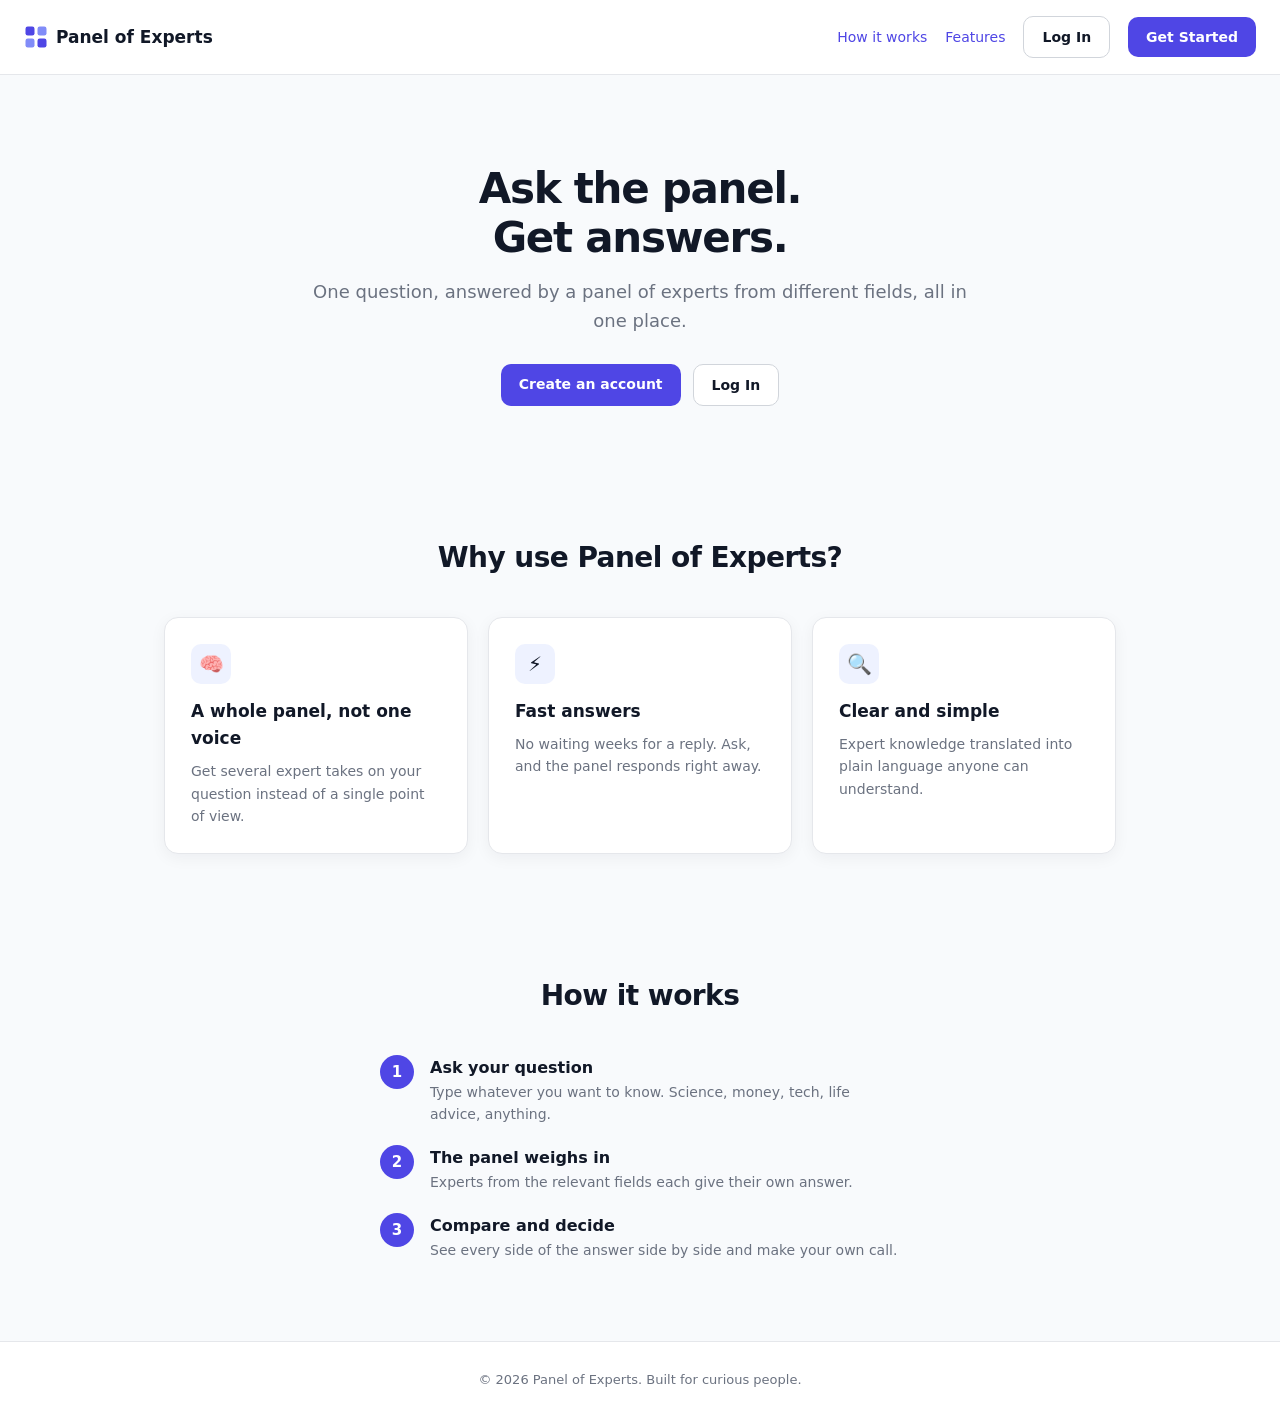
<file: index.html>
<!doctype html>
<html lang="en">
  <head>
    <meta charset="UTF-8" />
    <meta name="viewport" content="width=device-width, initial-scale=1.0" />
    <title>Panel of Experts — Ask the panel. Get answers.</title>
    <link rel="stylesheet" href="styles.css" />
  </head>
  <body>
    <nav class="nav">
      <a class="logo" href="index.html">
        <svg viewBox="0 0 32 32" fill="none">
          <rect x="2" y="2" width="12" height="12" rx="3" fill="#4f46e5"/>
          <rect x="18" y="2" width="12" height="12" rx="3" fill="#818cf8"/>
          <rect x="2" y="18" width="12" height="12" rx="3" fill="#818cf8"/>
          <rect x="18" y="18" width="12" height="12" rx="3" fill="#4f46e5"/>
        </svg>
        <span>Panel of Experts</span>
      </a>
      <div class="links">
        <a href="#how">How it works</a>
        <a href="#features">Features</a>
        <a class="btn btn-ghost" href="login.html">Log In</a>
        <a class="btn btn-primary" href="signup.html">Get Started</a>
      </div>
    </nav>

    <header class="hero">
      <h1>Ask the panel.<br />Get answers.</h1>
      <p>One question, answered by a panel of experts from different fields, all in one place.</p>
      <div class="cta">
        <a class="btn btn-primary" href="signup.html">Create an account</a>
        <a class="btn btn-ghost" href="login.html">Log In</a>
      </div>
    </header>

    <section class="section" id="features">
      <h2>Why use Panel of Experts?</h2>
      <div class="grid">
        <div class="card">
          <div class="icon">🧠</div>
          <h3>A whole panel, not one voice</h3>
          <p>Get several expert takes on your question instead of a single point of view.</p>
        </div>
        <div class="card">
          <div class="icon">⚡</div>
          <h3>Fast answers</h3>
          <p>No waiting weeks for a reply. Ask, and the panel responds right away.</p>
        </div>
        <div class="card">
          <div class="icon">🔍</div>
          <h3>Clear and simple</h3>
          <p>Expert knowledge translated into plain language anyone can understand.</p>
        </div>
      </div>
    </section>

    <section class="section" id="how">
      <h2>How it works</h2>
      <div style="max-width: 520px; margin: 0 auto;">
        <div class="step">
          <div class="num">1</div>
          <div>
            <h3>Ask your question</h3>
            <p>Type whatever you want to know. Science, money, tech, life advice, anything.</p>
          </div>
        </div>
        <div class="step">
          <div class="num">2</div>
          <div>
            <h3>The panel weighs in</h3>
            <p>Experts from the relevant fields each give their own answer.</p>
          </div>
        </div>
        <div class="step">
          <div class="num">3</div>
          <div>
            <h3>Compare and decide</h3>
            <p>See every side of the answer side by side and make your own call.</p>
          </div>
        </div>
      </div>
    </section>

    <footer>
      © 2026 Panel of Experts. Built for curious people.
    </footer>
  </body>
</html>
</file>
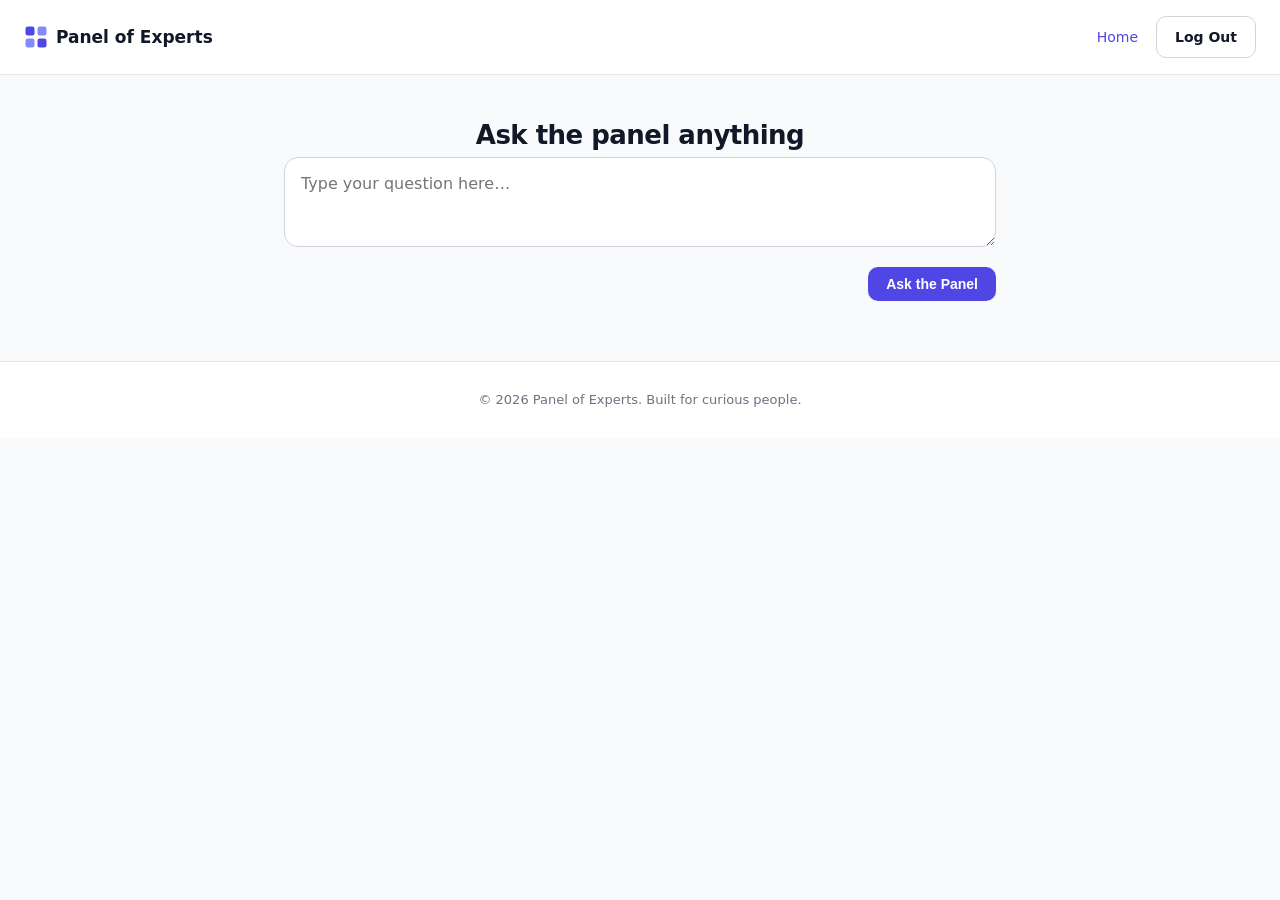
<file: dashboard.html>
<!doctype html>
<html lang="en">
  <head>
    <meta charset="UTF-8" />
    <meta name="viewport" content="width=device-width, initial-scale=1.0" />
    <title>Panel of Experts — Your Panel</title>
    <link rel="stylesheet" href="styles.css" />
  </head>
  <body>
    <nav class="nav">
      <a class="logo" href="index.html">
        <svg viewBox="0 0 32 32" fill="none">
          <rect x="2" y="2" width="12" height="12" rx="3" fill="#4f46e5"/>
          <rect x="18" y="2" width="12" height="12" rx="3" fill="#818cf8"/>
          <rect x="2" y="18" width="12" height="12" rx="3" fill="#818cf8"/>
          <rect x="18" y="18" width="12" height="12" rx="3" fill="#4f46e5"/>
        </svg>
        <span>Panel of Experts</span>
      </a>
      <div class="links">
        <a href="index.html">Home</a>
        <a class="btn btn-ghost" href="login.html">Log Out</a>
      </div>
    </nav>

    <div class="ask-box">
      <h1 style="text-align:center; font-size:26px; letter-spacing:-0.02em;">Ask the panel anything</h1>
      <textarea id="question" placeholder="Type your question here…"></textarea>
      <div class="ask-actions">
        <button class="btn btn-primary" id="askBtn">Ask the Panel</button>
      </div>
    </div>

    <div class="answers" id="answers"></div>

    <footer>© 2026 Panel of Experts. Built for curious people.</footer>

    <script>
      // Mock panel: placeholder answers until a real backend exists.
      const PANEL = [
        { emoji: "🧪", name: "Dr. Nova", role: "Scientist",
          line: q => "From a science angle: " + q + " comes down to evidence. Start with what has been tested, and stay skeptical of claims without data." },
        { emoji: "📊", name: "Marcus", role: "Data Analyst",
          line: q => "Looking at the numbers behind " + q + ": the honest answer is 'it depends' — the outcome usually shifts based on your specific situation." },
        { emoji: "💼", name: "Priya", role: "Practical Advisor",
          line: q => "Practically speaking, don't overthink " + q + ". Break it into one small step you can take today, and adjust as you learn." },
        { emoji: "⚖️", name: "Sam", role: "Ethicist",
          line: q => "It's worth asking who is affected by " + q + ". The best answer is usually the one that treats everyone involved fairly." }
      ];

      const question = document.getElementById("question");
      const askBtn = document.getElementById("askBtn");
      const answers = document.getElementById("answers");

      function answerCard(p, q) {
        return '<div class="answer">' +
          '<div class="who"><div class="avatar">' + p.emoji + '</div>' +
          '<div><div class="name">' + p.name + '</div><div class="role">' + p.role + '</div></div></div>' +
          '<p>' + p.line(q) + '</p></div>';
      }

      askBtn.addEventListener("click", function () {
        const q = question.value.trim();
        if (q.length < 3) {
          answers.innerHTML = '<div class="message error" style="display:block;">Please type a question first.</div>';
          return;
        }
        askBtn.disabled = true;
        askBtn.textContent = "The panel is thinking…";
        answers.innerHTML = "";

        setTimeout(function () {
          PANEL.forEach(function (p, i) {
            setTimeout(function () {
              answers.insertAdjacentHTML("beforeend", answerCard(p, q));
            }, i * 250);
          });
          askBtn.disabled = false;
          askBtn.textContent = "Ask the Panel";
        }, 700);
      });
    </script>
  </body>
</html>
</file>
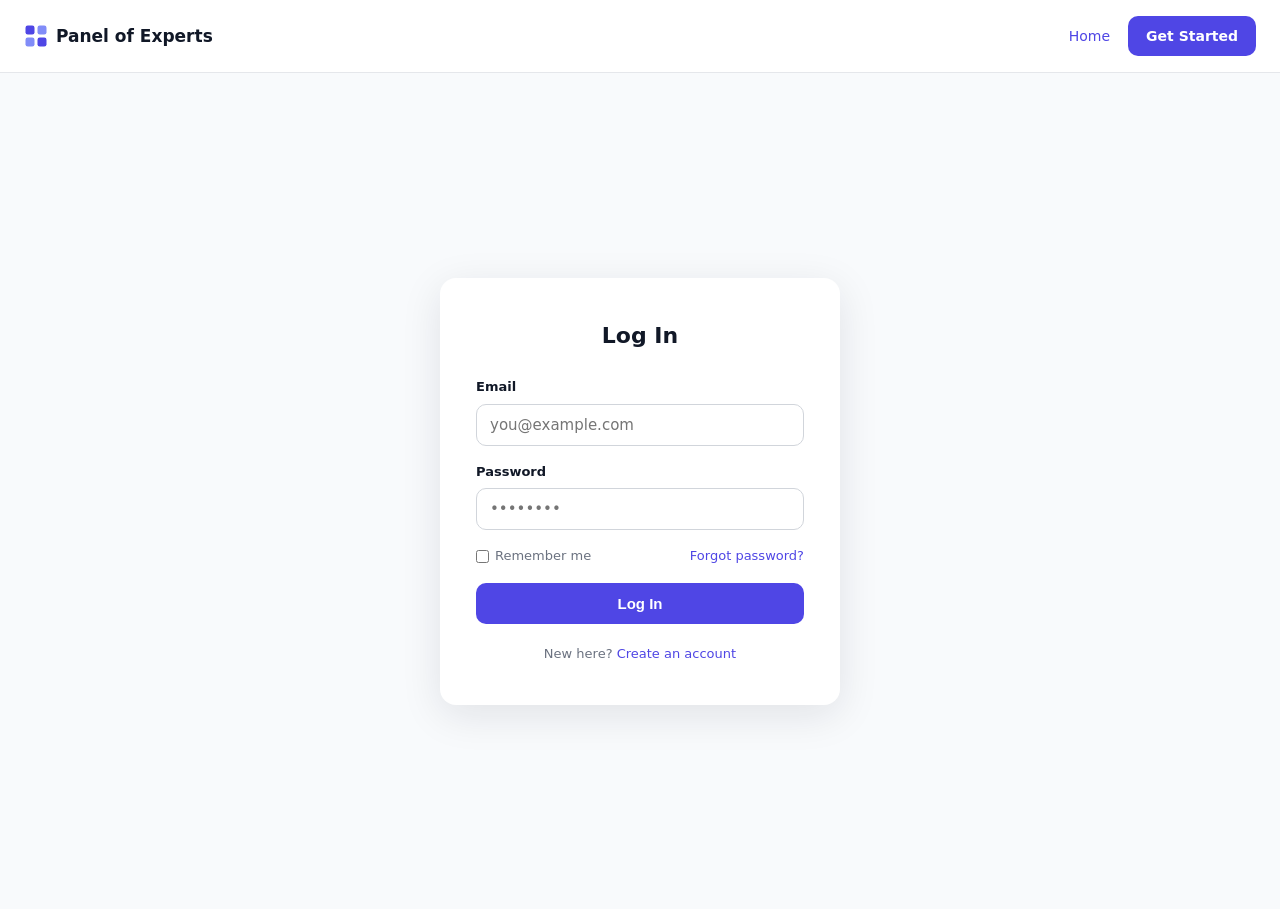
<file: login.html>
<!doctype html>
<html lang="en">
  <head>
    <meta charset="UTF-8" />
    <meta name="viewport" content="width=device-width, initial-scale=1.0" />
    <title>Panel of Experts — Log In</title>
    <link rel="stylesheet" href="styles.css" />
  </head>
  <body>
    <nav class="nav">
      <a class="logo" href="index.html">
        <svg viewBox="0 0 32 32" fill="none">
          <rect x="2" y="2" width="12" height="12" rx="3" fill="#4f46e5"/>
          <rect x="18" y="2" width="12" height="12" rx="3" fill="#818cf8"/>
          <rect x="2" y="18" width="12" height="12" rx="3" fill="#818cf8"/>
          <rect x="18" y="18" width="12" height="12" rx="3" fill="#4f46e5"/>
        </svg>
        <span>Panel of Experts</span>
      </a>
      <div class="links">
        <a href="index.html">Home</a>
        <a class="btn btn-primary" href="signup.html">Get Started</a>
      </div>
    </nav>

    <main class="auth-wrap">
      <div class="auth-card">
        <h1>Log In</h1>
        <form id="loginForm" novalidate>
          <div class="field">
            <label for="email">Email</label>
            <input id="email" name="email" type="email" placeholder="you@example.com" autocomplete="email" required />
          </div>
          <div class="field">
            <label for="password">Password</label>
            <input id="password" name="password" type="password" placeholder="••••••••" autocomplete="current-password" minlength="8" required />
          </div>
          <div class="field" style="display:flex; justify-content:space-between; align-items:center; font-size:13px;">
            <label style="margin:0; display:flex; align-items:center; gap:6px; font-weight:400; color:var(--muted); cursor:pointer;">
              <input type="checkbox" id="remember" style="width:auto;" /> Remember me
            </label>
            <a href="#" id="forgotLink">Forgot password?</a>
          </div>
          <button type="submit" class="full-btn" id="submitBtn">Log In</button>
          <div class="message" id="message" role="alert"></div>
        </form>
        <p class="under-form">New here? <a href="signup.html">Create an account</a></p>
      </div>
    </main>

    <script>
      const form = document.getElementById("loginForm");
      const email = document.getElementById("email");
      const password = document.getElementById("password");
      const message = document.getElementById("message");
      const submitBtn = document.getElementById("submitBtn");

      function showMessage(text, kind) {
        message.textContent = text;
        message.className = "message " + kind;
      }

      form.addEventListener("submit", function (e) {
        e.preventDefault();

        const emailOk = /^[^\s@]+@[^\s@]+\.[^\s@]+$/.test(email.value.trim());
        const passOk = password.value.length >= 8;

        if (!emailOk) { showMessage("Please enter a valid email address.", "error"); email.focus(); return; }
        if (!passOk) { showMessage("Password must be at least 8 characters.", "error"); password.focus(); return; }

        submitBtn.disabled = true;
        submitBtn.textContent = "Logging in…";
        showMessage("", "");

        // Placeholder for real authentication. Replace with a fetch() call
        // to your backend / auth provider when it exists.
        setTimeout(function () {
          window.location.href = "dashboard.html";
        }, 700);
      });

      document.getElementById("forgotLink").addEventListener("click", function (e) {
        e.preventDefault();
        showMessage("Password reset page hasn't been built yet.", "error");
      });
    </script>
  </body>
</html>
</file>
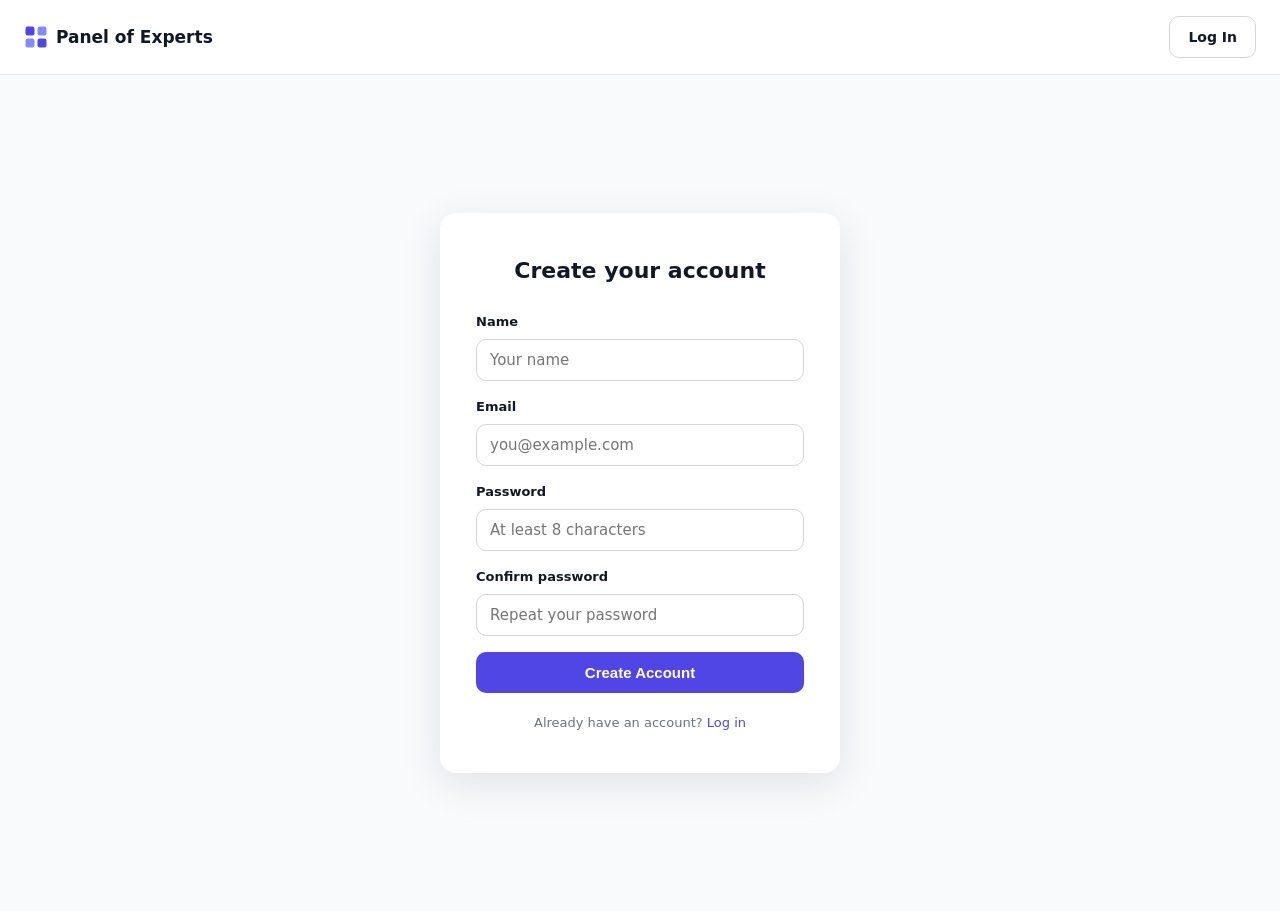
<file: signup.html>
<!doctype html>
<html lang="en">
  <head>
    <meta charset="UTF-8" />
    <meta name="viewport" content="width=device-width, initial-scale=1.0" />
    <title>Panel of Experts — Create Account</title>
    <link rel="stylesheet" href="styles.css" />
  </head>
  <body>
    <nav class="nav">
      <a class="logo" href="index.html">
        <svg viewBox="0 0 32 32" fill="none">
          <rect x="2" y="2" width="12" height="12" rx="3" fill="#4f46e5"/>
          <rect x="18" y="2" width="12" height="12" rx="3" fill="#818cf8"/>
          <rect x="2" y="18" width="12" height="12" rx="3" fill="#818cf8"/>
          <rect x="18" y="18" width="12" height="12" rx="3" fill="#4f46e5"/>
        </svg>
        <span>Panel of Experts</span>
      </a>
      <div class="links">
        <a class="btn btn-ghost" href="login.html">Log In</a>
      </div>
    </nav>

    <main class="auth-wrap">
      <div class="auth-card">
        <h1>Create your account</h1>
        <form id="signupForm" novalidate>
          <div class="field">
            <label for="name">Name</label>
            <input id="name" name="name" type="text" placeholder="Your name" autocomplete="name" required />
          </div>
          <div class="field">
            <label for="email">Email</label>
            <input id="email" name="email" type="email" placeholder="you@example.com" autocomplete="email" required />
          </div>
          <div class="field">
            <label for="password">Password</label>
            <input id="password" name="password" type="password" placeholder="At least 8 characters" autocomplete="new-password" minlength="8" required />
          </div>
          <div class="field">
            <label for="confirm">Confirm password</label>
            <input id="confirm" name="confirm" type="password" placeholder="Repeat your password" autocomplete="new-password" required />
          </div>
          <button type="submit" class="full-btn" id="submitBtn">Create Account</button>
          <div class="message" id="message" role="alert"></div>
        </form>
        <p class="under-form">Already have an account? <a href="login.html">Log in</a></p>
      </div>
    </main>

    <script>
      const form = document.getElementById("signupForm");
      const message = document.getElementById("message");
      const submitBtn = document.getElementById("submitBtn");

      function showMessage(text, kind) {
        message.textContent = text;
        message.className = "message " + kind;
      }

      form.addEventListener("submit", function (e) {
        e.preventDefault();

        const name = document.getElementById("name").value.trim();
        const email = document.getElementById("email").value.trim();
        const password = document.getElementById("password").value;
        const confirm = document.getElementById("confirm").value;

        if (name.length < 2) { showMessage("Please enter your name.", "error"); return; }
        if (!/^[^\s@]+@[^\s@]+\.[^\s@]+$/.test(email)) { showMessage("Please enter a valid email address.", "error"); return; }
        if (password.length < 8) { showMessage("Password must be at least 8 characters.", "error"); return; }
        if (password !== confirm) { showMessage("Passwords do not match.", "error"); return; }

        submitBtn.disabled = true;
        submitBtn.textContent = "Creating account…";

        // Placeholder for a real backend. Replace with a fetch() call later.
        setTimeout(function () {
          showMessage("Account created! (No backend yet — heading to the panel anyway.)", "ok");
          setTimeout(function () { window.location.href = "dashboard.html"; }, 900);
        }, 700);
      });
    </script>
  </body>
</html>
</file>
<file: styles.css>
/* Panel of Experts — shared styles */
* { margin: 0; padding: 0; box-sizing: border-box; }

:root {
  font-family: Inter, system-ui, -apple-system, sans-serif;
  --ink: #111827;
  --muted: #6b7280;
  --brand: #4f46e5;
  --brand-dark: #4338ca;
  --brand-light: #eef2ff;
  --bg: #f8fafc;
  --card: #ffffff;
  --line: #e5e7eb;
  --error: #dc2626;
  --ok: #16a34a;
}

body { color: var(--ink); background: var(--bg); line-height: 1.6; }

a { color: var(--brand); text-decoration: none; }
a:hover { text-decoration: underline; }

/* Nav */
.nav {
  display: flex; align-items: center; justify-content: space-between;
  padding: 16px 24px; background: #fff; border-bottom: 1px solid var(--line);
  position: sticky; top: 0; z-index: 10;
}
.nav .logo { display: flex; align-items: center; gap: 8px; font-weight: 700; font-size: 17px; color: var(--ink); }
.nav .logo:hover { text-decoration: none; }
.nav .logo svg { width: 24px; height: 24px; }
.nav .links { display: flex; gap: 18px; align-items: center; font-size: 14px; font-weight: 500; }
.btn {
  display: inline-block; padding: 9px 18px; border-radius: 10px;
  font-weight: 600; font-size: 14px; border: none; cursor: pointer;
  transition: background 0.15s, transform 0.05s;
}
.btn:hover { text-decoration: none; }
.btn:active { transform: scale(0.98); }
.btn-primary { background: var(--brand); color: #fff; }
.btn-primary:hover { background: var(--brand-dark); }
.btn-ghost { background: #fff; color: var(--ink); border: 1.5px solid #d1d5db; }

/* Hero */
.hero { text-align: center; padding: 90px 24px 70px; max-width: 720px; margin: 0 auto; }
.hero h1 { font-size: 42px; letter-spacing: -0.03em; line-height: 1.15; margin-bottom: 16px; }
.hero p { color: var(--muted); font-size: 18px; margin-bottom: 28px; }
.hero .cta { display: flex; gap: 12px; justify-content: center; }

/* Sections */
.section { max-width: 1000px; margin: 0 auto; padding: 60px 24px; }
.section h2 { font-size: 28px; text-align: center; letter-spacing: -0.02em; margin-bottom: 36px; }

.grid { display: grid; grid-template-columns: repeat(auto-fit, minmax(240px, 1fr)); gap: 20px; }
.card {
  background: var(--card); border: 1px solid var(--line); border-radius: 14px;
  padding: 26px; box-shadow: 0 4px 16px rgba(17, 24, 39, 0.05);
}
.card h3 { font-size: 17px; margin-bottom: 8px; }
.card p { color: var(--muted); font-size: 14px; }
.card .icon {
  width: 40px; height: 40px; border-radius: 10px; background: var(--brand-light);
  display: flex; align-items: center; justify-content: center; margin-bottom: 14px;
  font-size: 20px;
}

.steps { counter-reset: step; }
.step { display: flex; gap: 16px; align-items: flex-start; margin-bottom: 20px; }
.step .num {
  flex: 0 0 34px; height: 34px; border-radius: 50%; background: var(--brand);
  color: #fff; font-weight: 700; font-size: 15px;
  display: flex; align-items: center; justify-content: center;
}
.step h3 { font-size: 16px; }
.step p { color: var(--muted); font-size: 14px; }

/* Forms */
.auth-wrap { min-height: calc(100vh - 64px); display: flex; align-items: center; justify-content: center; padding: 24px; }
.auth-card {
  width: 100%; max-width: 400px; background: var(--card);
  border-radius: 16px; box-shadow: 0 10px 40px rgba(17, 24, 39, 0.10);
  padding: 40px 36px;
}
.auth-card h1 { font-size: 22px; text-align: center; margin-bottom: 24px; }
.field { margin-bottom: 16px; }
.field label { display: block; font-size: 13px; font-weight: 600; margin-bottom: 6px; }
.field input {
  width: 100%; padding: 11px 13px; font-size: 15px; font-family: inherit;
  border: 1.5px solid #d1d5db; border-radius: 10px; outline: none;
  transition: border-color 0.15s, box-shadow 0.15s;
}
.field input:focus { border-color: var(--brand); box-shadow: 0 0 0 3px rgba(79, 70, 229, 0.15); }
input[type="checkbox"] { width: auto; padding: 0; margin: 0; }
.message { display: none; margin-top: 14px; padding: 10px 12px; border-radius: 8px; font-size: 13px; text-align: center; }
.message.error { display: block; background: #fef2f2; color: var(--error); }
.message.ok { display: block; background: #f0fdf4; color: var(--ok); }
.full-btn { width: 100%; padding: 12px; font-size: 15px; font-weight: 600; color: #fff; background: var(--brand); border: none; border-radius: 10px; cursor: pointer; }
.full-btn:hover { background: var(--brand-dark); }
.full-btn:disabled { opacity: 0.6; cursor: wait; }
.under-form { text-align: center; margin-top: 20px; font-size: 13px; color: var(--muted); }

/* Dashboard */
.ask-box { max-width: 760px; margin: 40px auto; padding: 0 24px; }
.ask-box textarea {
  width: 100%; min-height: 90px; padding: 16px; font-size: 16px; font-family: inherit;
  border: 1.5px solid #d1d5db; border-radius: 14px; outline: none; resize: vertical;
  transition: border-color 0.15s, box-shadow 0.15s;
}
.ask-box textarea:focus { border-color: var(--brand); box-shadow: 0 0 0 3px rgba(79, 70, 229, 0.15); }
.ask-actions { margin-top: 12px; display: flex; justify-content: flex-end; }

.answers { max-width: 760px; margin: 0 auto 60px; padding: 0 24px; }
.answer {
  background: var(--card); border: 1px solid var(--line); border-radius: 14px;
  padding: 22px; margin-bottom: 16px; animation: fadeUp 0.35s ease both;
}
.answer .who { display: flex; align-items: center; gap: 10px; margin-bottom: 10px; }
.answer .avatar {
  width: 36px; height: 36px; border-radius: 50%; background: var(--brand-light);
  display: flex; align-items: center; justify-content: center; font-size: 17px;
}
.answer .name { font-weight: 600; font-size: 15px; }
.answer .role { color: var(--muted); font-size: 12px; }
.answer p { font-size: 14px; color: #374151; }

@keyframes fadeUp { from { opacity: 0; transform: translateY(8px); } to { opacity: 1; transform: none; } }

/* Footer */
footer {
  border-top: 1px solid var(--line); background: #fff;
  text-align: center; padding: 28px 24px; color: var(--muted); font-size: 13px;
}

@media (max-width: 560px) {
  .hero h1 { font-size: 30px; }
  .nav .links a:not(.btn) { display: none; }
}
</file>
